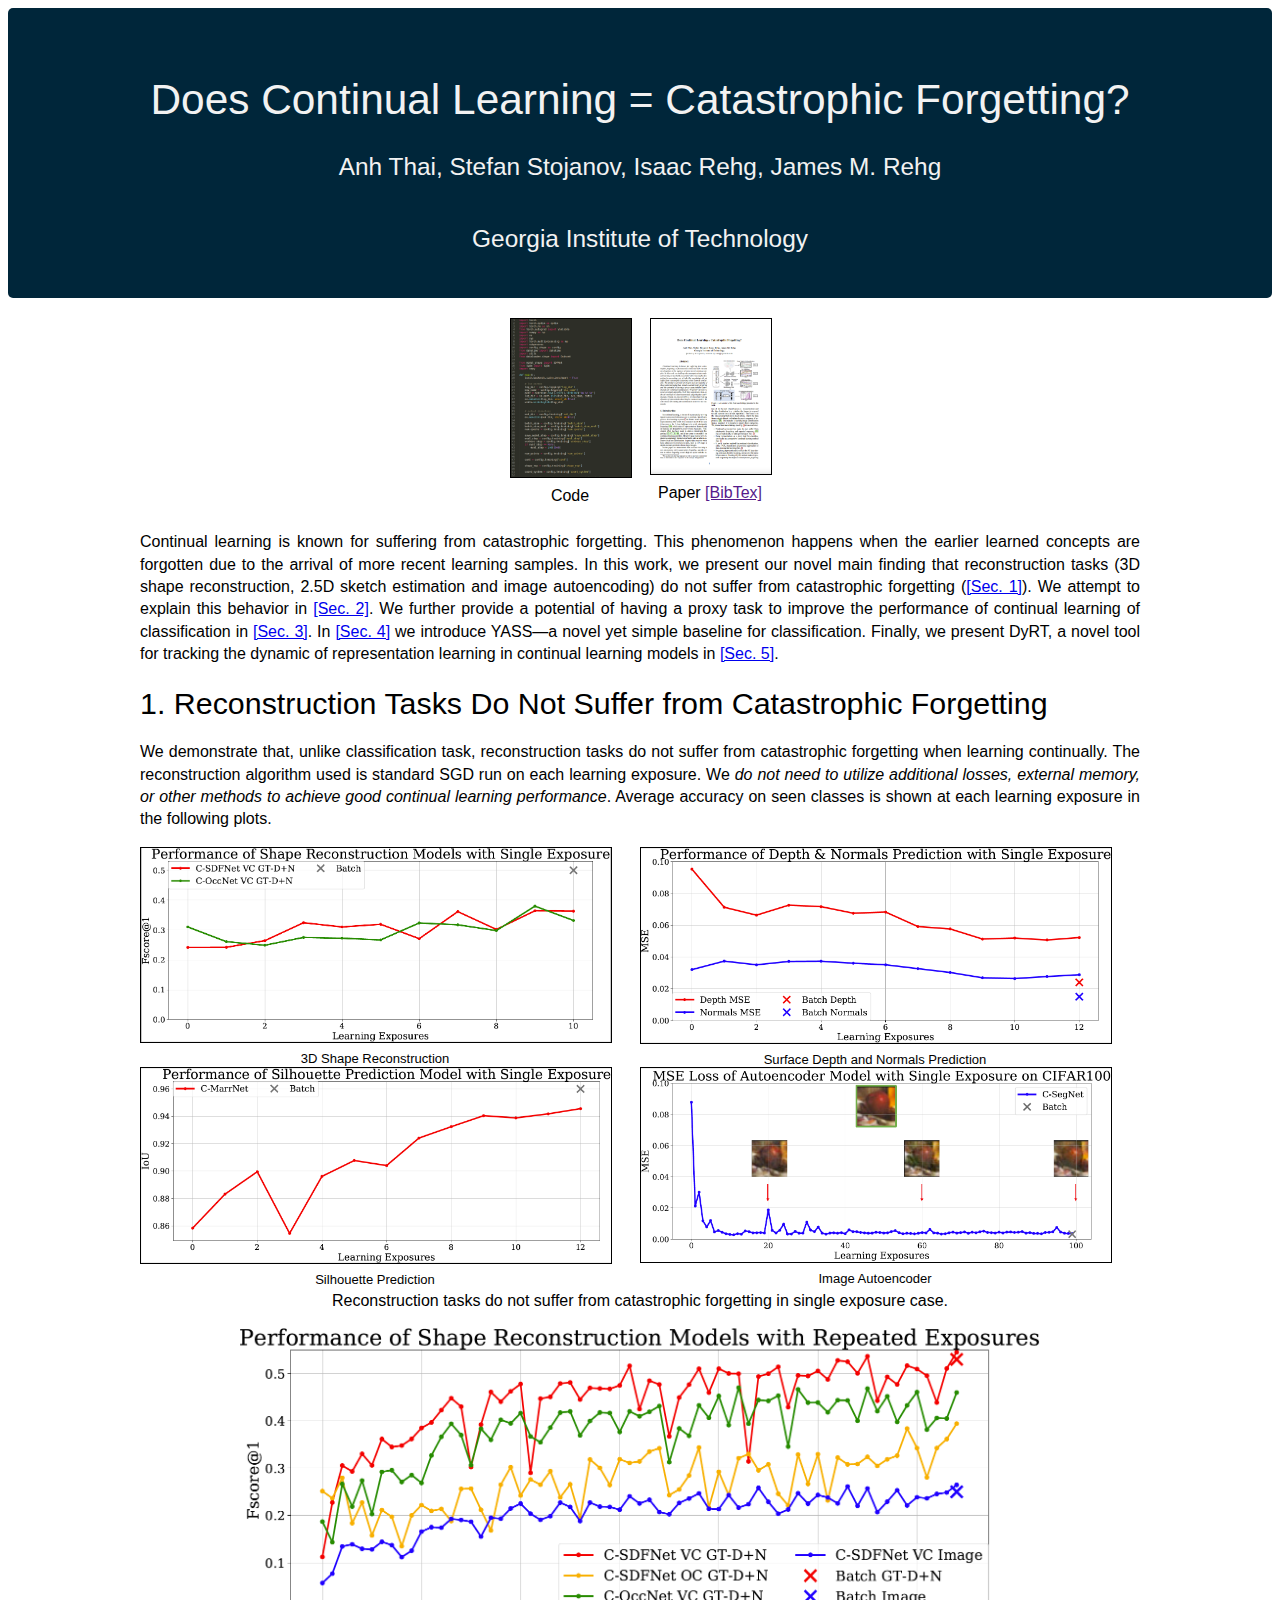
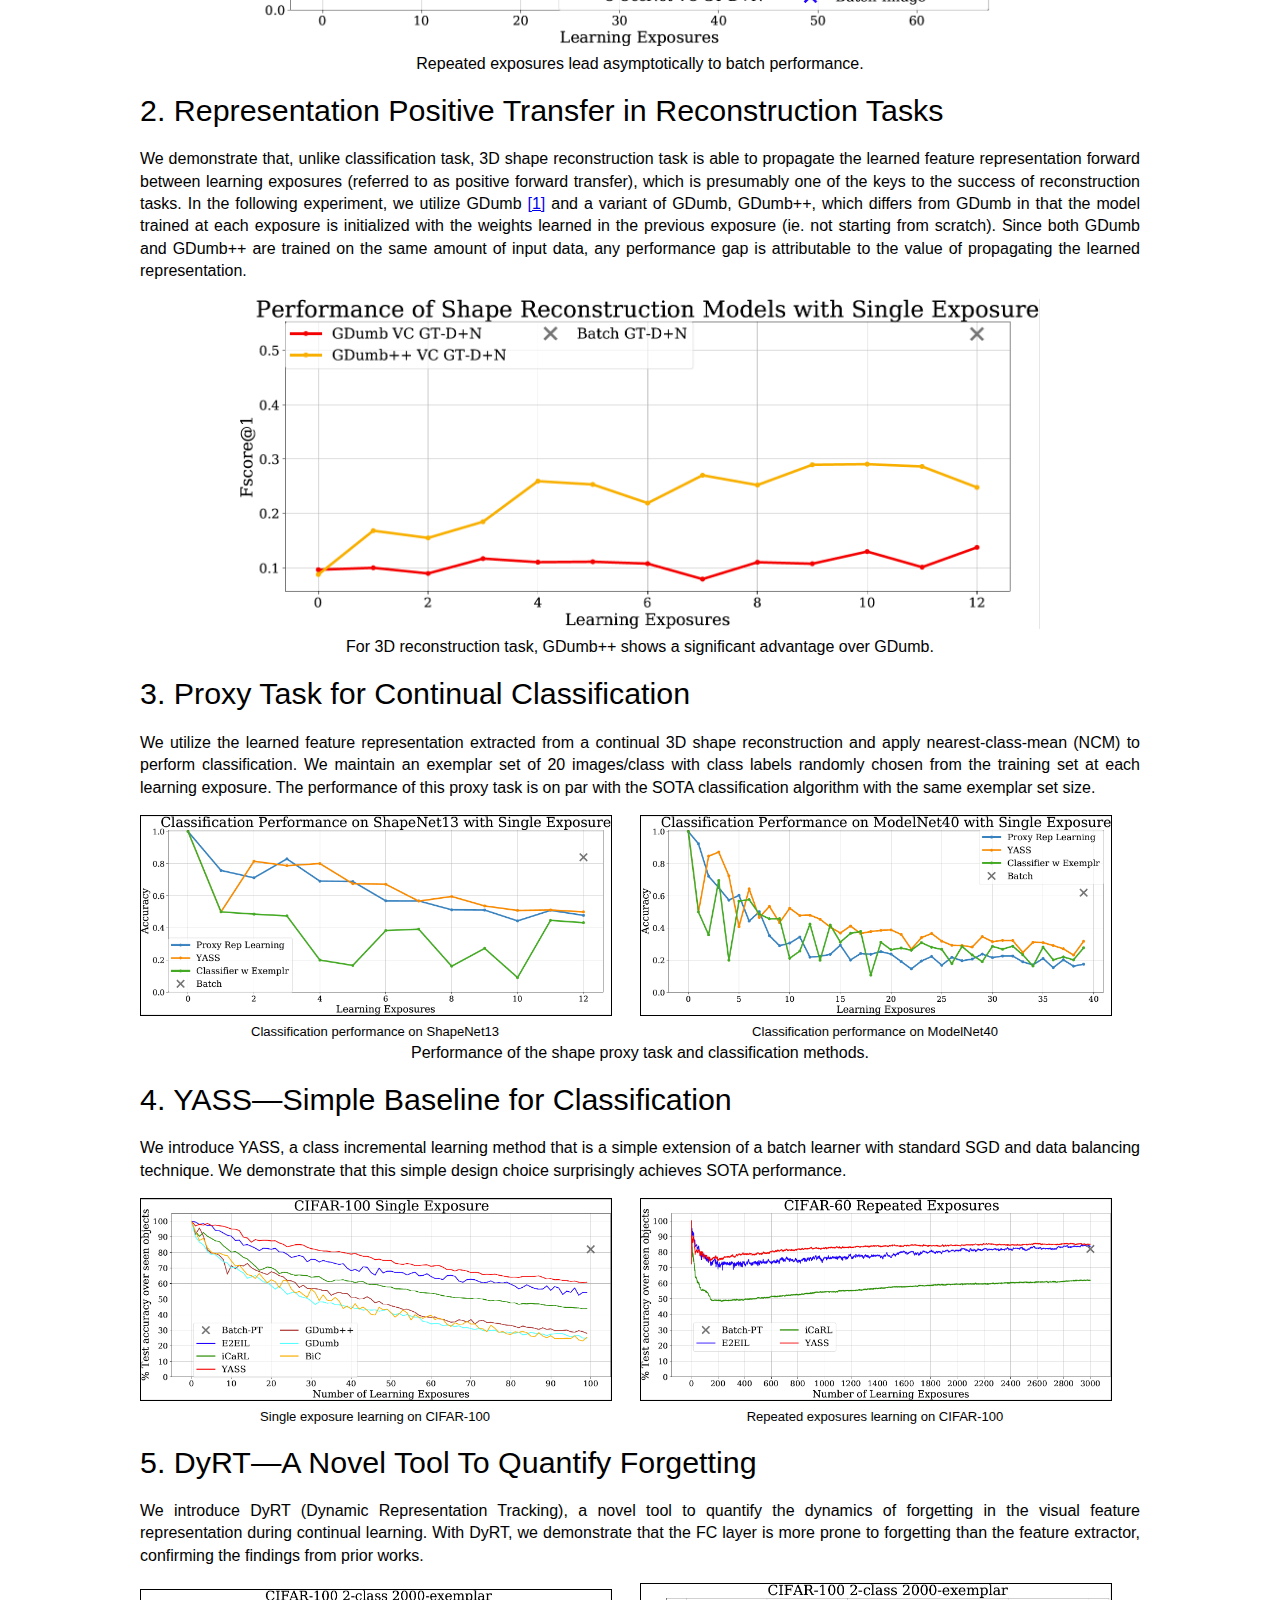
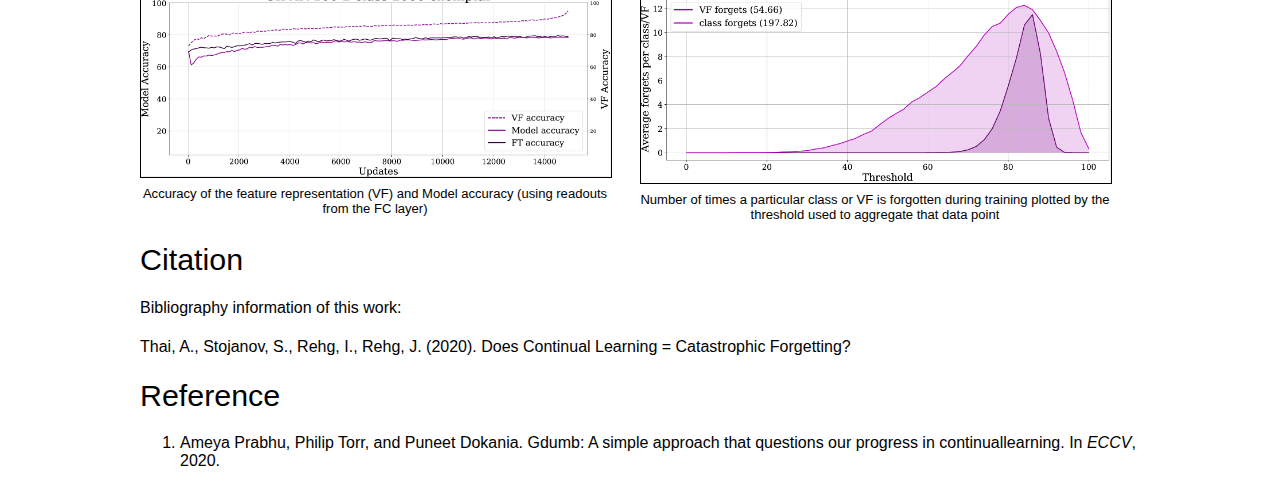
<file: CLRec/index.html>
<!DOCTYPE html>
<html lang="en-US">
  <head>
    <meta charset="UTF-8">
    <meta http-equiv="X-UA-Compatible" content="IE=edge">
    <meta name="viewport" content="width=device-width, initial-scale=1">
<head>
      <link rel="stylesheet" href="styles.css">
      <meta charset="UTF-8">
      <meta name="keywords" content="CLRec">
      <meta name="author" content="Anh Thai">
      <meta name="viewport" content="width=device-width, initial-scale=1.0">
</head>
 
<div class="header">
  <h1>Does Continual Learning = Catastrophic Forgetting?</h1>
  <p class="authors">
        <a href="https://anhthai1997.wordpress.com/">Anh Thai</a>,
        <a href="https://sstojanov.github.io/">Stefan Stojanov</a>,
        <a href="mailto:isaacrehg@gmail.com">Isaac Rehg</a>,
        <a href="https://rehg.org/">James M. Rehg</a>
  </p>
  <p class="institution">
        Georgia Institute of Technology
  </p>
<!--   <span class="footnote">
    * equal contribution
  </p> -->
</div>     

<div class="links">

    <div class="gallery">
      <a target="_blank" href="https://github.com/devlearning-gt/3DShapeGen">
	<img src="img/code_img.png" alt="code">
      </a>
      <div class="desc">Code</div>
    </div>
    
    <div class="gallery">
      <a target="_blank" href="">
	<img src="img/paper_img.png" alt="arxiv link">
      </a>
      <div class="desc">Paper <a href="">[BibTex]</a></div>
    </div>
    <!-- /3DShapeGen/bibtex/3DShapeGen.bib -->

</div>

<div class="content">

<!-- <h1> Abstract </h1>
<p>
A key challenge in single image 3D shape reconstruction is to ensure that deep models designed for single-view shape prediction can generalize to shapes which were not part of the training set. We find that such generalization to unseen categories of objects is a function of both architecture design and object pose representation during training. This paper introduces SDFNet, a novel shape prediction architecture and a training approach which supports effective generalization. We provide an extensive investigation of the factors that influence generalization accuracy and its measurement, ranging from the consistent use of 3D shape metrics to the choice of rendering parameters. We show that SDFNet provides state-of-the-art performance on seen and unseen shapes relative to existing baseline methods. We provide the first large-scale experimental evaluation of generalization performance on the complete ShapeNetCore.v2 dataset. 
</p> -->



    <p>
    Continual learning is known for suffering from catastrophic forgetting. This phenomenon happens when the earlier learned concepts are forgotten due to the arrival of more recent learning samples. In this work, we present our novel main finding that reconstruction tasks (3D shape reconstruction, 2.5D sketch estimation and image autoencoding) do not suffer from catastrophic forgetting (<a href="#sec1">[Sec. 1]</a>). We attempt to explain this behavior in <a href="#sec2">[Sec. 2]</a>. We further provide a potential of having a proxy task to improve the performance of continual learning of classification in <a href="#sec3">[Sec. 3]</a>. In <a href="#sec4">[Sec. 4]</a> we introduce YASS&mdash;a novel yet simple baseline for classification. Finally, we present DyRT, a novel tool for tracking the dynamic of representation learning in continual learning models in <a href="#sec5">[Sec. 5]</a>.
  </p>
<h1> <a name="sec1">1. Reconstruction Tasks Do Not Suffer from Catastrophic Forgetting </a></h1>
<p>
    We demonstrate that, unlike classification task, reconstruction tasks do not suffer from catastrophic forgetting when learning continually. The reconstruction algorithm used is standard SGD run on each learning exposure. We <i>do not need to utilize additional losses, external memory, or other methods to achieve good continual learning performance</i>. Average accuracy on seen classes is shown at each learning exposure in the following plots.   
    </p>
    <div class="gifs">
      <div class="container">
        <div class="gallery">
            
          <img class="gif" src="img/shape_single.png" >
          <div class="desc">3D Shape Reconstruction</div>
        </div>
      </div>
      <div class="container">
        <div class="gallery">
          <img class="gif" src="img/dn_single.png" >
          <div class="desc">Surface Depth and Normals Prediction</div>
        </div>
        
      </div>
    </div>

    <div class="gifs">
      <div class="container">
        <div class="gallery">
            
          <img class="gif" src="img/sil_single.png" >
          <div class="desc">Silhouette Prediction</div>
        </div>
      </div>
      <div class="container">
        <div class="gallery">
          <img class="gif" src="img/autoenc_single.png" >
          <div class="desc">Image Autoencoder</div>
        </div>
        
      </div>
    </div>
    <div class="desc">Reconstruction tasks do not suffer from catastrophic forgetting in single exposure case.</div>
    <br>
    <center><img src="img/shape_rep.png" ></center>
    <div class="desc">Repeated exposures lead asymptotically to batch performance.</div>
    


<!-- <br><br> -->
<h1> <a name="sec2">2. Representation Positive Transfer in Reconstruction Tasks </a></h1>
<p>We demonstrate that, unlike classification task, 3D shape reconstruction task is able to propagate the learned feature representation forward between learning exposures (referred to as positive forward transfer), which is presumably one of the keys to the success of reconstruction tasks. In the following experiment, we utilize GDumb <a href="#GDumb">[1]</a> and a variant of GDumb, GDumb++, which differs from GDumb in that the model trained at each exposure is initialized with the weights learned in the previous exposure (ie. not starting from scratch). Since both GDumb and GDumb++ are trained on the same amount of input data, any performance gap is attributable to the value of propagating the learned representation.
</p>
<center><img src="img/shape_gdumb.png" ></center>
<div class="desc">For 3D reconstruction task, GDumb++ shows a significant advantage over GDumb.</div>

</div>


<div class="content">

<h1> <a name="sec3">3. Proxy Task for Continual Classification</a></h1>
<p>
  We utilize the learned feature representation extracted from a continual 3D shape reconstruction and apply nearest-class-mean (NCM) to perform classification. We maintain an exemplar set of 20 images/class with
  class labels randomly chosen from the training set at each learning exposure. The performance of this proxy task is on par with the SOTA classification algorithm with the same exemplar set size.
  </p>
    <div class="gifs">
      <div class="container">
        <div class="gallery">
            
          <img class="gif" src="img/proxy_shapenet.png" >
          <div class="desc">Classification performance on ShapeNet13</div>
        </div>
      </div>
      <div class="container">
        <div class="gallery">
          <img class="gif" src="img/proxy_modelnet.png" >
          <div class="desc">Classification performance on ModelNet40</div>
        </div>
        
      </div>
    </div>
    <div class="desc">Performance of the shape proxy task and classification methods.</div>

<h1> <a name="sec4">4. YASS&mdash;Simple Baseline for Classification </a></h1>
<!-- <center><img src="img/abc_shapenet_img.png" ></center> -->
<p>
We introduce YASS, a class incremental learning method that is a simple extension of a batch learner with standard SGD and data balancing technique. We demonstrate that this simple design choice surprisingly achieves SOTA performance.
</p>
<div class="gifs">
      <div class="container">
        <div class="gallery">
            
          <img class="gif" src="img/yass_single.png" >
          <div class="desc">Single exposure learning on CIFAR-100</div>
        </div>
      </div>
      <div class="container">
        <div class="gallery">
          <img class="gif" src="img/yass_rep.png" >
          <div class="desc">Repeated exposures learning on CIFAR-100</div>
        </div>
        
      </div>
    </div>
<!-- <div class="desc"> Sample images of our renders of the four most common ShapeNet categories and of objects from ABC. It is evident that the two datasets have different shape properties.</div> -->



<h1> <a name="sec5">5. DyRT&mdash;A Novel Tool To Quantify Forgetting </a></h1>
<!-- <center><img src="img/abc_shapenet_img.png" ></center> -->
<p>
We introduce DyRT (Dynamic Representation Tracking), a novel tool to quantify the dynamics of forgetting in the visual feature representation during
continual learning. With DyRT, we demonstrate that the FC layer is more prone to forgetting than the feature extractor, confirming the findings from prior works. 
</p>
<div class="gifs">
      <div class="container">
        <div class="gallery">
            
          <img class="gif" src="img/dyrt1.png" >
          <div class="desc">Accuracy of the feature representation (VF) and Model accuracy (using readouts from the FC layer)</div>
        </div>
      </div>
      <div class="container">
        <div class="gallery">
          <img class="gif" src="img/dyrt2.png" >
          <div class="desc">Number of times a particular class or VF is
          forgotten during training plotted by the threshold used to aggregate that data point</div>
        </div>
        
      </div>
    </div>
<!--     <div class="desc">Reconstruction tasks do not suffer from catastrophic forgetting in single exposure case.</div> -->
<!-- <div class="desc"> Sample images of our renders of the four most common ShapeNet categories and of objects from ABC. It is evident that the two datasets have different shape properties.</div> -->


<h1> Citation  </h1>
<p>Bibliography information of this work:</p>
<p>
Thai, A., Stojanov, S., Rehg, I., Rehg, J. (2020). Does Continual Learning = Catastrophic Forgetting? 
<!-- <cite>arXiv preprint:2006.07752.</cite> -->
</p>

<h1> Reference  </h1>
<ol>
    <li><a name="GDumb">Ameya Prabhu, Philip Torr, and Puneet Dokania.  Gdumb: A simple approach that questions our progress in continuallearning. In <cite>ECCV</cite>, 2020.</a></li>
  </ol> 

</div>
</file>
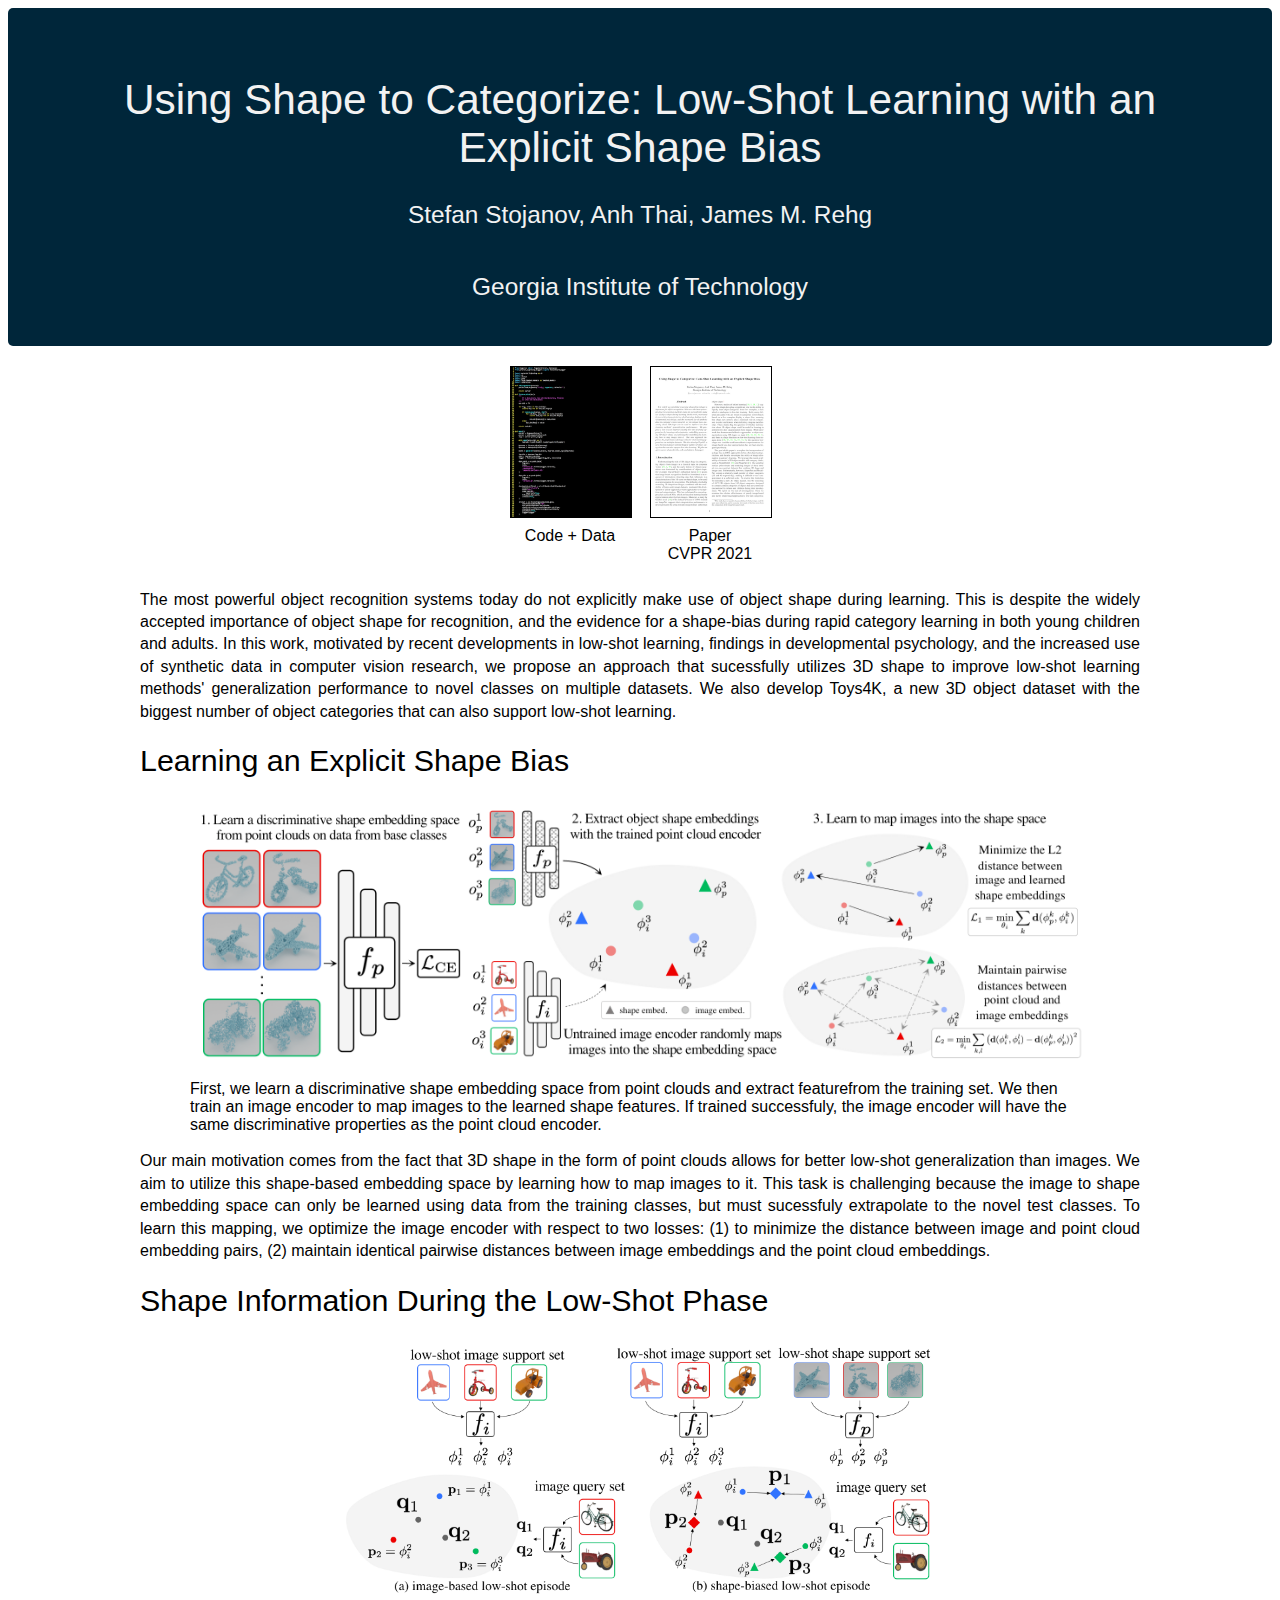
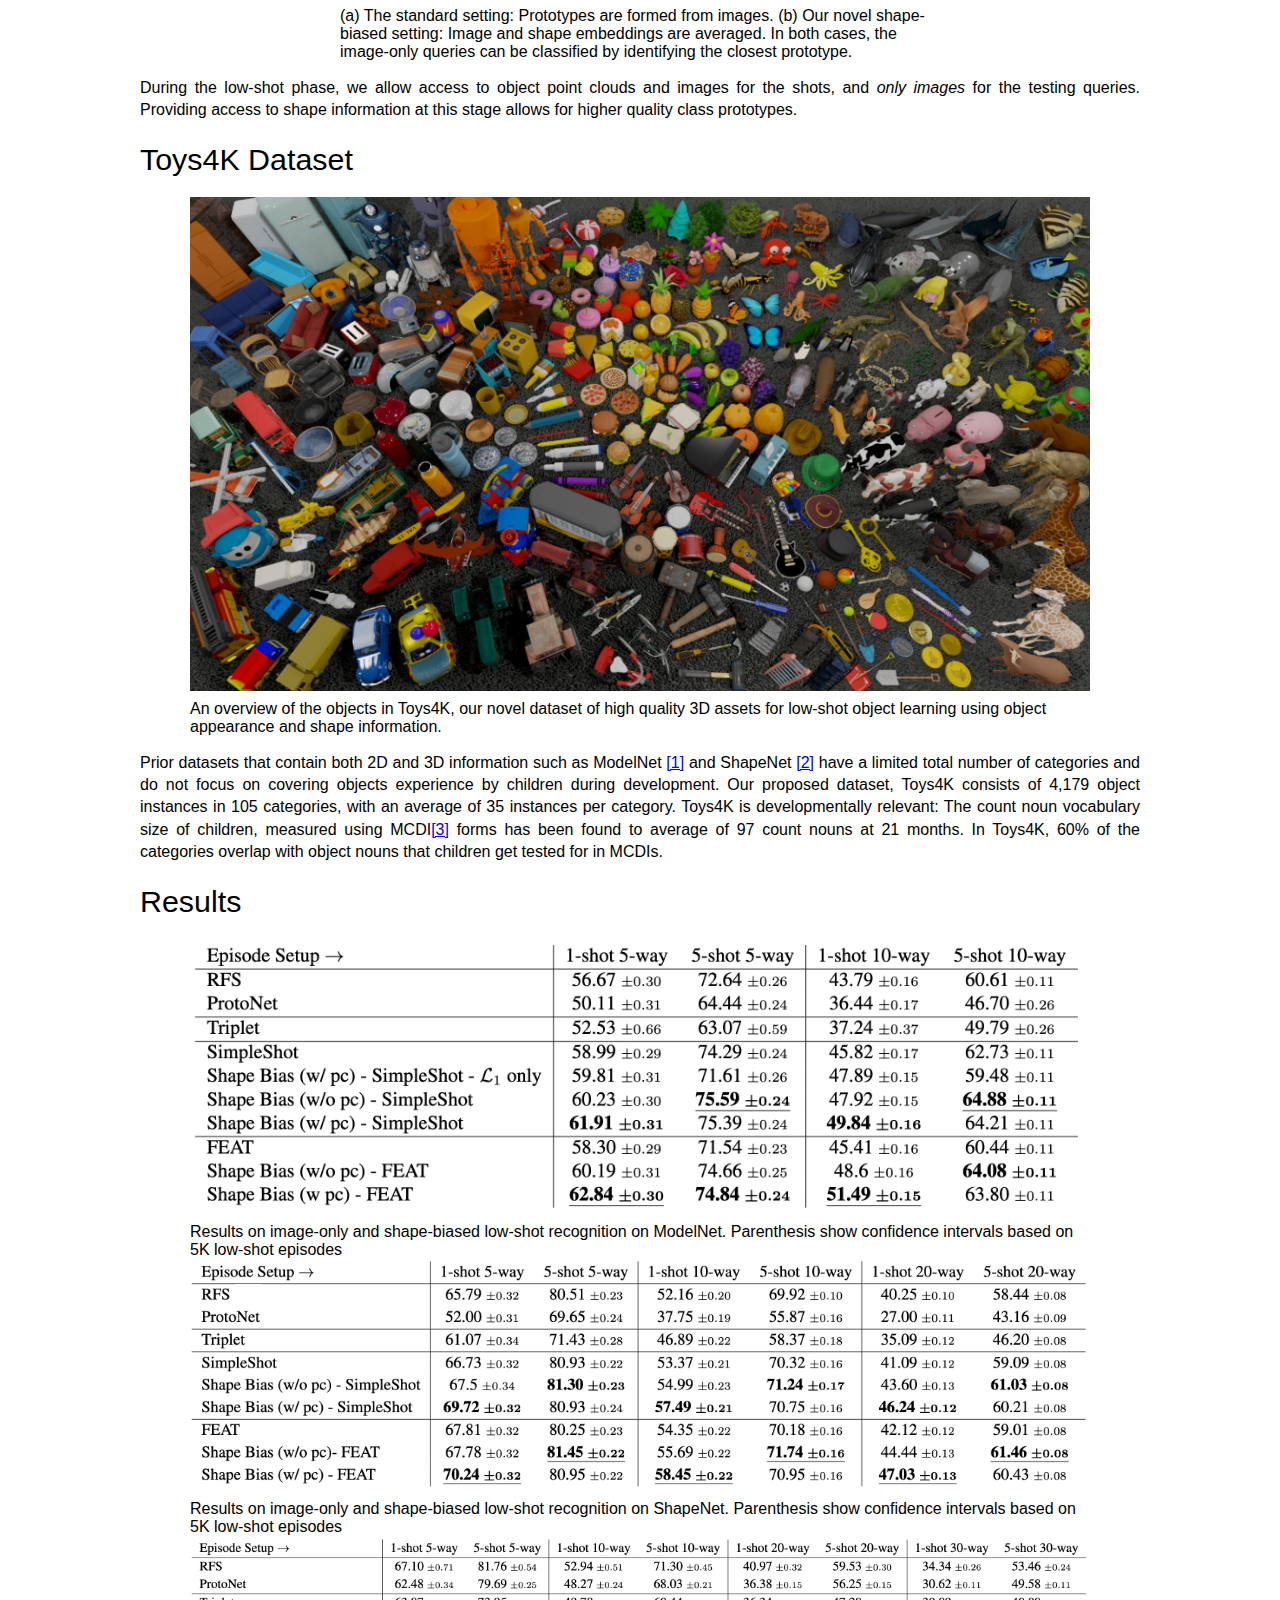
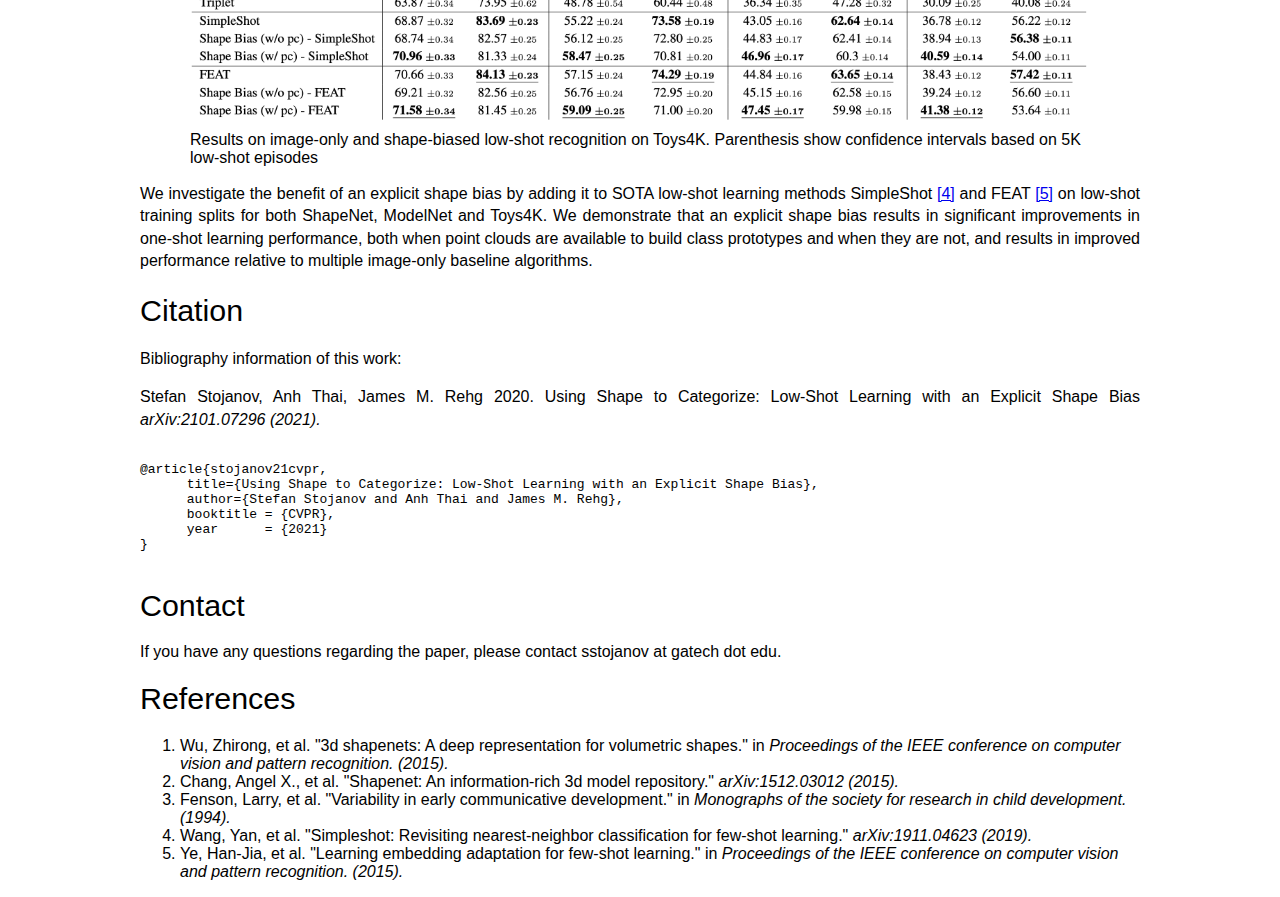
<file: lowshot-shapebias/index.html>
<!DOCTYPE html>
<html lang="en-US">
  <head>
    <meta charset="UTF-8">
    <meta http-equiv="X-UA-Compatible" content="IE=edge">
    <meta name="viewport" content="width=device-width, initial-scale=1">
<head>
      <link rel="stylesheet" href="styles.css">
      <meta charset="UTF-8">
      <meta name="keywords" content="3D Shape learning">
      <meta name="author" content="Stefan Stojanov, Anh Thai">
      <meta name="viewport" content="width=device-width, initial-scale=1.0">
</head>
 
<div class="header">
  <h1>Using Shape to Categorize: Low-Shot Learning with an Explicit Shape Bias</h1>
  <p class="authors">
        <a href="https://stefanstojanov.com/">Stefan Stojanov</a>,
        <a href="https://anhthai1997.wordpress.com/">Anh Thai</a>,
        <a href="https://rehg.org/">James M. Rehg</a>
  </p>
  <p class="institution">
        Georgia Institute of Technology
  </p>
</div>     

<div class="links">

    <div class="gallery">
      <a target="_blank" href="https://github.com/rehg-lab/lowshot-shapebias/">
	<img src="img/code_img.png" alt="code"> 
      </a>
      <div class="desc">Code + Data</div>
    </div>
    
    <div class="gallery">
      <a target="_blank" href="https://openaccess.thecvf.com/content/CVPR2021/html/Stojanov_Using_Shape_To_Categorize_Low-Shot_Learning_With_an_Explicit_Shape_CVPR_2021_paper.html">
	<img src="img/paper_img.png" alt="arxiv link">
      </a>
      <div class="desc">Paper <br> CVPR 2021</div>
    </div>

</div>

<div class="content">


<!-- summary overview text here -->

<p>The most powerful object recognition systems today do not explicitly make use of object shape during learning. This is despite the widely accepted importance of object shape for recognition, and the evidence for a shape-bias during rapid category learning in both young children and adults. In this work, motivated by recent developments in low-shot learning, findings in developmental psychology, and the increased use of synthetic data in computer vision research, we propose an approach that sucessfully utilizes 3D shape to improve low-shot learning methods' generalization performance to novel classes on multiple datasets. We also develop Toys4K, a new 3D object dataset with the biggest number of object categories that can also support low-shot learning. </p>

<h1> Learning an Explicit Shape Bias </h1>

<center><img class="default" src="img/basic_overview.png" ></center>
<div class="desc_default"> First, we learn a discriminative shape embedding space from point clouds and extract featurefrom the training set. We then train an image encoder to map images to the learned shape features. If trained successfuly, the image encoder will have the same discriminative properties as the point cloud encoder.</div>

<p>Our main motivation comes from the fact that 3D shape in the form of point clouds allows for better low-shot generalization than images. We aim to utilize this shape-based embedding space by learning how to map images to it. This task is challenging because the image to shape embedding space can only be learned using data from the training classes, but must sucessfuly extrapolate to the novel test classes. To learn this mapping, we optimize the image encoder with respect to two losses: (1) to minimize the distance between image and point cloud embedding pairs, (2) maintain identical pairwise distances between image embeddings and the point cloud embeddings. </p>

<h1> Shape Information During the Low-Shot Phase </h1>
<center><img class="medium" src="img/inference_overview.png" ></center>
<div class="desc_medium"> (a) The standard setting: Prototypes are formed from images. (b) Our novel shape-biased setting: Image and shape embeddings are averaged. In both cases, the image-only queries can be classified by identifying the closest prototype. </div>

<p>During the low-shot phase, we allow access to object point clouds and images for the shots, and  <i>only images</i> for the testing queries. Providing access to shape information at this stage allows for higher quality class prototypes.</p>

<h1> Toys4K Dataset </h1>
<center><img class="default" src="img/dataset_img.png" ></center>
<div class="desc_default"> An overview of the objects in Toys4K, our novel dataset of high quality 3D assets for low-shot object learning using object appearance and shape information.</div>

<p>Prior datasets that contain both 2D and 3D information such as ModelNet <a href="#modelnet">[1]</a> and ShapeNet <a href="#shapenet">[2]</a> have a limited total number of categories and do not focus on covering objects experience by children during development. Our proposed dataset, Toys4K consists of 4,179 object instances in 105 categories, with an average of 35 instances per category. Toys4K is developmentally relevant: The count noun vocabulary size of children, measured using MCDI<a href="#MCDI">[3]</a> forms has been found to average of 97 count nouns at 21 months. In Toys4K, 60% of the categories overlap with object nouns that children get tested for in MCDIs.</p>


<h1> Results </h1>


<center><img class="default" src="img/modelnet_results.png" ></center>
<div class="desc_default"> Results on image-only and shape-biased low-shot recognition on ModelNet. Parenthesis show confidence intervals based on 5K low-shot episodes</div>


<center><img class="default" src="img/shapenet_results.png" ></center>
<div class="desc_default"> Results on image-only and shape-biased low-shot recognition on ShapeNet. Parenthesis show confidence intervals based on 5K low-shot episodes</div>


<center><img class="default" src="img/toys_results.png" ></center>
<div class="desc_default"> Results on image-only and shape-biased low-shot recognition on Toys4K. Parenthesis show confidence intervals based on 5K low-shot episodes</div>

<p>We investigate the benefit of an explicit shape bias by adding it to SOTA low-shot learning methods SimpleShot <a href="#simpleshot">[4]</a> and FEAT <a href="#feat">[5]</a> on low-shot training splits for both ShapeNet, ModelNet and Toys4K. We demonstrate that an explicit shape bias results in significant improvements in one-shot learning performance, both when point clouds are available to build class prototypes and when they are not, and results in improved performance relative to multiple image-only baseline algorithms.</p>

<h1> Citation  </h1>
<p>Bibliography information of this work:</p>
<p>
Stefan Stojanov, Anh Thai, James M. Rehg 2020. Using Shape to Categorize: Low-Shot Learning with an Explicit Shape Bias <cite>arXiv:2101.07296 (2021).</cite>
</p>


<pre>

@article{stojanov21cvpr,
      title={Using Shape to Categorize: Low-Shot Learning with an Explicit Shape Bias},
      author={Stefan Stojanov and Anh Thai and James M. Rehg},
      booktitle = {CVPR},
      year      = {2021}
}

</pre>

<h1> Contact </h1>

If you have any questions regarding the paper, please contact sstojanov at gatech dot edu.

<h1> References </h1>
<ol>
    <li><a name="modelnet"> Wu, Zhirong, et al. "3d shapenets: A deep representation for volumetric shapes." in <cite> Proceedings of the IEEE conference on computer vision and pattern recognition. (2015).</a></li>
    <li><a name="shapenet"> Chang, Angel X., et al. "Shapenet: An information-rich 3d model repository." <cite> arXiv:1512.03012 (2015). </a></li>
    <li><a name="MCDI"> Fenson, Larry, et al. "Variability in early communicative development." in <cite> Monographs of the society for research in child development. (1994).  </a></li>
    <li><a name="simpleshot"> Wang, Yan, et al. "Simpleshot: Revisiting nearest-neighbor classification for few-shot learning." <cite> arXiv:1911.04623 (2019).</a></li>
    <li><a name="FEAT"> Ye, Han-Jia, et al. "Learning embedding adaptation for few-shot learning." in <cite> Proceedings of the IEEE conference on computer vision and pattern recognition. (2015).</a></li>
</ol>

</div>
</file>
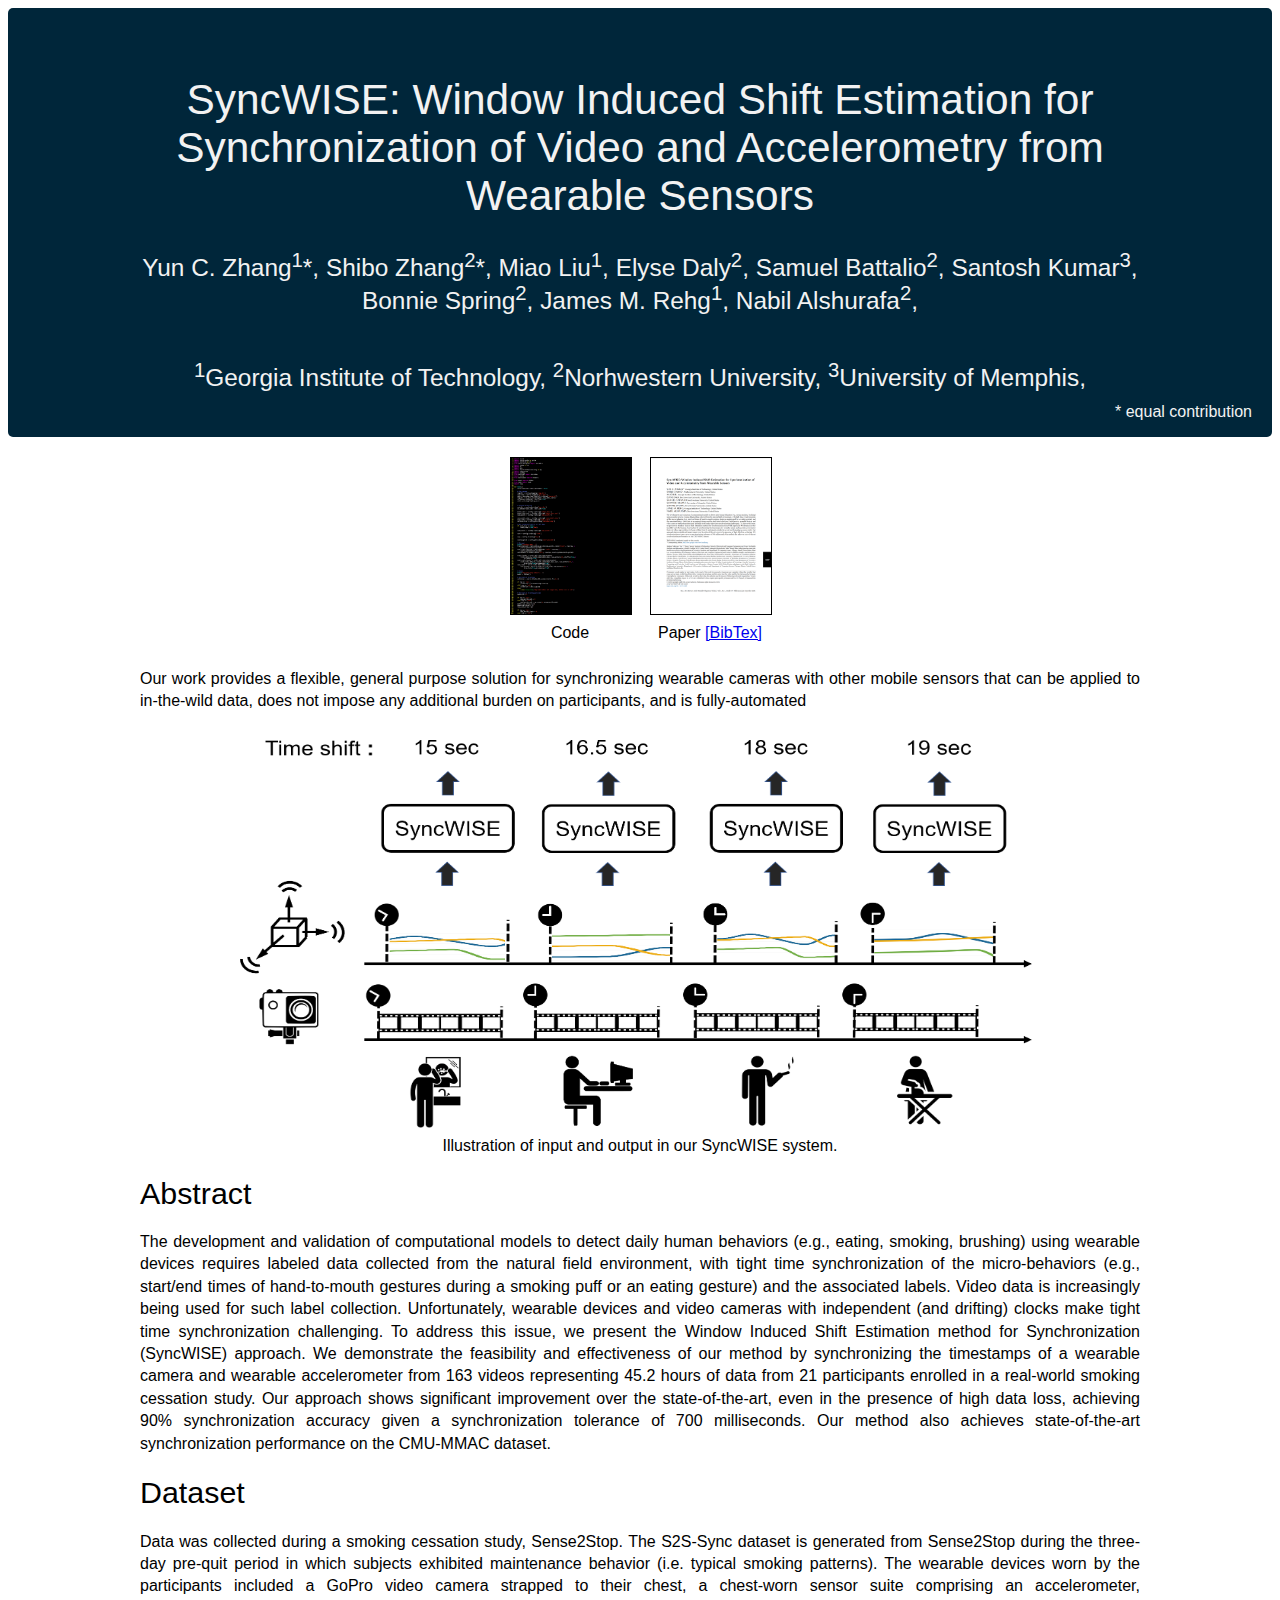
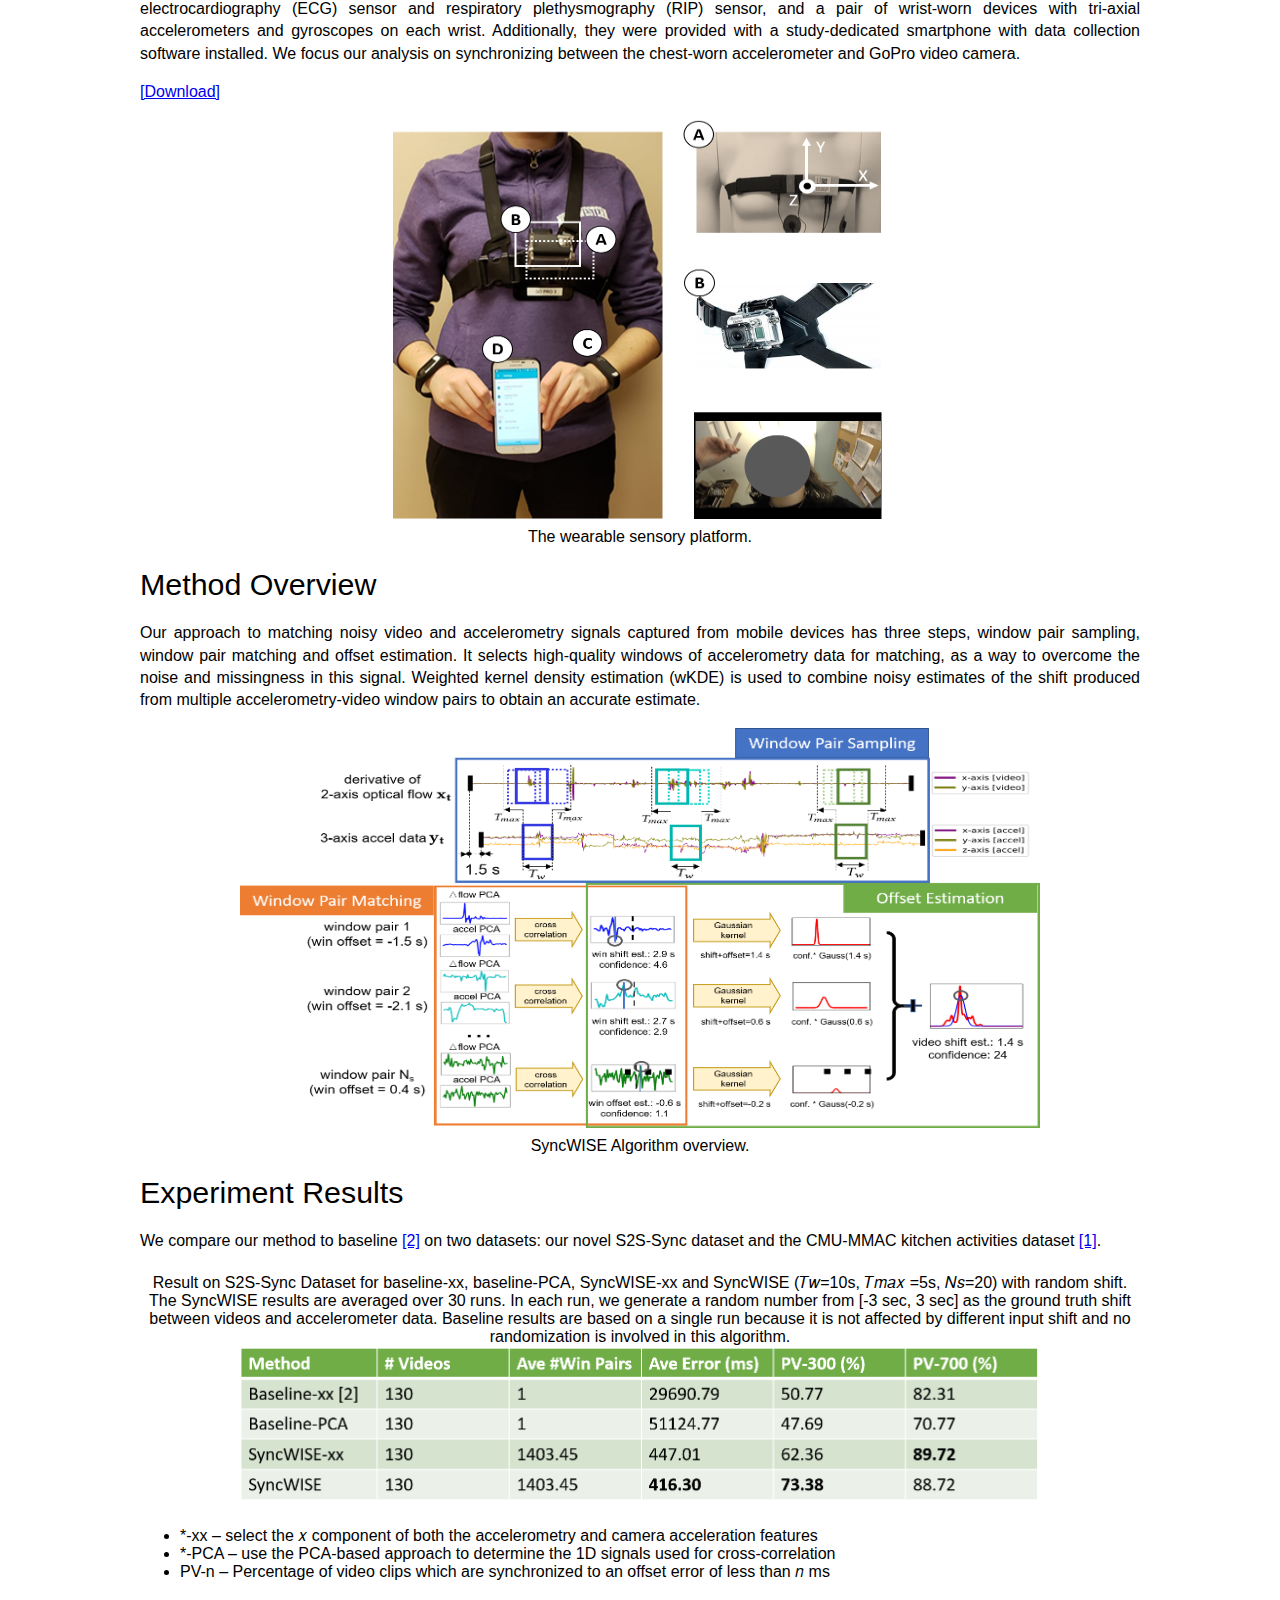
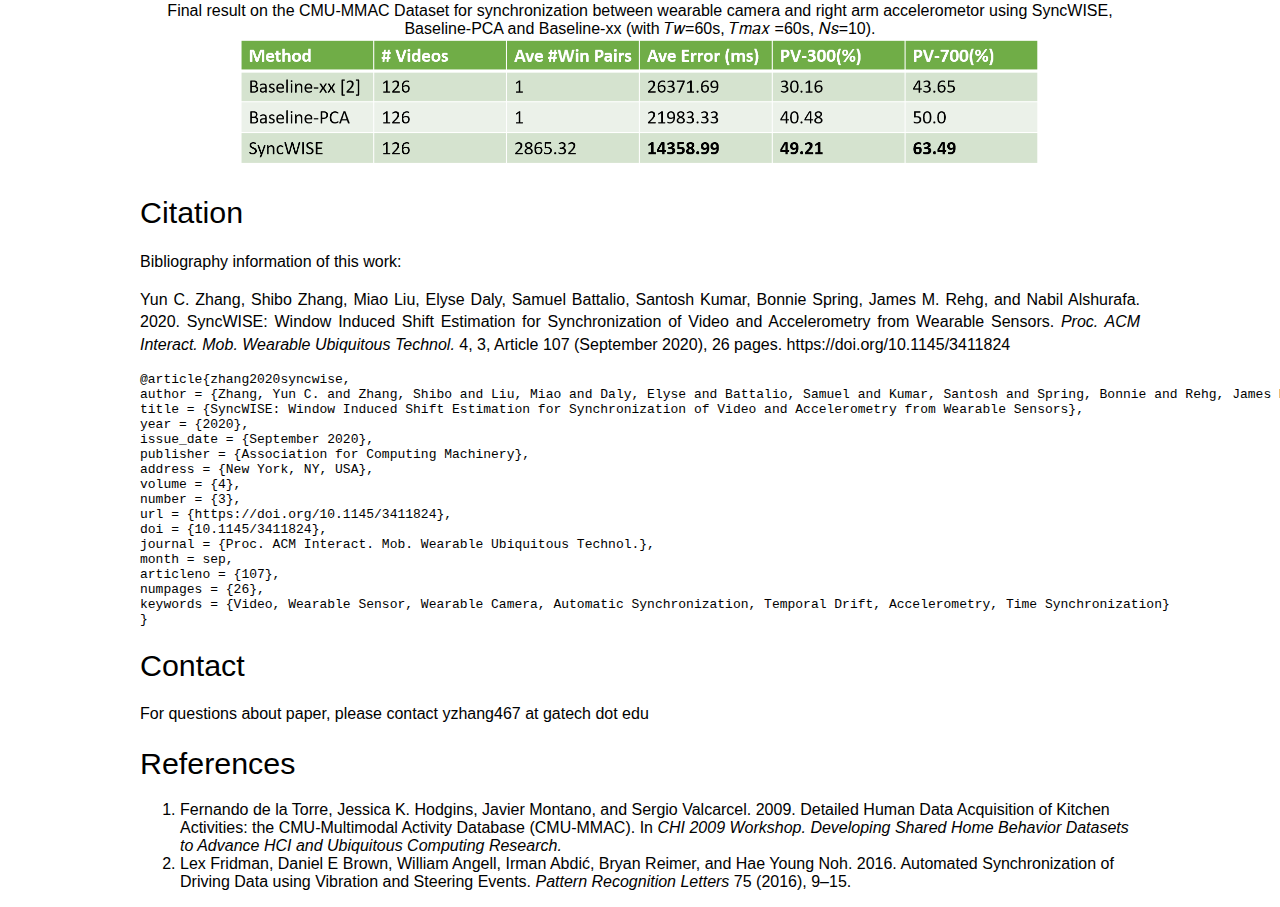
<file: SyncWISE/index.html>
<!DOCTYPE html>
<html lang="en-US">
  <head>
    <meta charset="UTF-8">
    <meta http-equiv="X-UA-Compatible" content="IE=edge">
    <meta name="viewport" content="width=device-width, initial-scale=1">
<head>
      <link rel="stylesheet" href="styles.css">
      <meta charset="UTF-8">
      <meta name="keywords" content="3D Shape learning">
      <meta name="author" content="Stefan Stojanov, Anh Thai">
      <meta name="viewport" content="width=device-width, initial-scale=1.0">
</head>
 
<div class="header">
  <h1>SyncWISE: Window Induced Shift Estimation for Synchronization of Video and Accelerometry from Wearable Sensors</h1>
  <p class="authors">
        <a href="https://sites.google.com/view/yunzhang/home">Yun C. Zhang</a><sup>1</sup>*,
        <a href="https://zsb87.github.io/">Shibo Zhang</a><sup>2</sup>*,
        <a href="https://aptx4869lm.github.io/">Miao Liu</a><sup>1</sup>,
        Elyse Daly<sup>2</sup>,
        Samuel Battalio<sup>2</sup>,
        <a href="https://md2k.org/santosh">Santosh Kumar</a><sup>3</sup>,
        <a href="https://www.feinberg.northwestern.edu/faculty-profile/az/profile.html?xid=16136">Bonnie Spring</a><sup>2</sup>,
        <a href="https://rehg.org/">James M. Rehg</a><sup>1</sup>,
        <a href="http://www.nalshurafa.com/">Nabil Alshurafa</a><sup>2</sup>,
  </p>
  <p class="institution">
        <sup>1</sup>Georgia Institute of Technology,
        <sup>2</sup>Norhwestern University,
        <sup>3</sup>University of Memphis,
  </p>
  <span class="footnote">
    * equal contribution
  </p>
</div>     

<div class="links">

    <div class="gallery">
      <a target="_blank" href="https://github.com/HAbitsLab/SyncWISE/">
	<img src="img/code_img.png" alt="code">
      </a>
      <div class="desc">Code</div>
    </div>
    
    <div class="gallery">
      <a target="_blank" href="https://drive.google.com/file/d/1jZl6hark38PxK37jiJv0F5l06IxZTNn5/view?usp=sharing">
	<img src="img/paper_img.png" alt="arxiv link">
      </a>
      <div class="desc">Paper <a href="/SyncWISE/bibtex/syncwise.bib">[BibTex]</a></div>
    </div>

</div>

<div class="content">

<p>Our work provides a flexible, general purpose solution for synchronizing wearable cameras with other mobile sensors that can be applied to in-the-wild data, does not impose any additional burden on participants, and is fully-automated</p>
<center><img src="img/input_output.png"></center>
<div class="desc"> Illustration of input and output in our SyncWISE system.</div>

<h1> Abstract </h1>
<p>
The development and validation of computational models to detect daily human behaviors (e.g., eating, smoking, brushing) using wearable devices requires labeled data collected from the natural field environment, with tight time synchronization of the micro-behaviors (e.g., start/end times of hand-to-mouth gestures during a smoking puff or an eating gesture) and the associated labels. Video data is increasingly being used for such label collection. Unfortunately, wearable devices and video cameras with independent (and drifting) clocks make tight time synchronization challenging. To address this issue, we present the Window Induced Shift Estimation method for Synchronization (SyncWISE) approach. We demonstrate the feasibility and effectiveness of our method by synchronizing the timestamps of a wearable camera and wearable accelerometer from 163 videos representing 45.2 hours of data from 21 participants enrolled in a real-world smoking cessation study. Our approach shows significant improvement over the state-of-the-art, even in the presence of high data loss, achieving 90% synchronization accuracy given a synchronization tolerance of 700 milliseconds. Our method also achieves state-of-the-art synchronization performance on the CMU-MMAC dataset.
</p>

<h1> Dataset </h1>
<p>Data was collected during a smoking cessation study, Sense2Stop.  The S2S-Sync dataset is generated from Sense2Stop during the three-day pre-quit period in which subjects exhibited maintenance behavior (i.e. typical smoking patterns). The wearable devices worn by the participants included a GoPro video camera strapped to their chest, a chest-worn sensor suite comprising an accelerometer, electrocardiography (ECG) sensor and respiratory plethysmography (RIP) sensor, and a pair of wrist-worn devices with tri-axial accelerometers and gyroscopes on each wrist. Additionally, they were provided with a study-dedicated smartphone with data collection software installed. We focus our analysis on synchronizing between the chest-worn accelerometer and GoPro video camera.<br>
<p><a href="https://doi.org/10.5281/zenodo.4029502">[Download]</a>
</p>
<center><img src="img/devices.png" style="width:495px;height:449px;"></center>
<div class="desc"> The wearable sensory platform.</div>
</div>

<div class="content">


<h1> Method Overview</h1>
<p>Our approach to matching noisy video and accelerometry signals captured from mobile devices has three steps, window pair sampling, window pair matching and offset estimation. It selects high-quality windows of accelerometry data for matching, as a way to overcome the noise and missingness in this signal. Weighted kernel density estimation (wKDE) is used to combine noisy estimates of the shift produced from multiple accelerometry-video window pairs to obtain an accurate estimate.</p>
<center><img src="img/overview.png" ></center>
<div class="desc"> SyncWISE Algorithm overview.</div>

<h1> Experiment Results </h1>
<p>
We compare our method to baseline <a href="#Baseline">[2]</a> on two datasets: our novel S2S-Sync dataset and the CMU-MMAC kitchen activities dataset <a href="#CMU_MMAC">[1]</a>.
</p>
<div class="desc"> Result on S2S-Sync Dataset for baseline-xx, baseline-PCA, SyncWISE-xx and SyncWISE (𝑇𝑤=10s, 𝑇𝑚𝑎𝑥 =5s, 𝑁𝑠=20) with random shift. The SyncWISE results are averaged over 30 runs. In each run, we generate a random number from [-3 sec, 3 sec] as the ground truth shift between videos and accelerometer data. Baseline results are based on a single run because it is not affected by different input shift and no randomization is involved in this algorithm.</div>
<center><img src="img/s2s_sync.png" ></center>

<ul><li>*-xx – select the 𝑥 component of both the accelerometry and camera acceleration features</li>
<li>*-PCA – use the PCA-based approach to determine the 1D signals used for cross-correlation</li>
<li>PV-n – Percentage of video clips which are synchronized to an offset error of less than 𝑛 ms</li></ul>

<div class="desc"> Final result on the CMU-MMAC Dataset for synchronization between wearable camera and right arm accelerometor using SyncWISE, Baseline-PCA and Baseline-xx (with 𝑇𝑤=60s, 𝑇𝑚𝑎𝑥 =60s, 𝑁𝑠=10).</div>
<center><img src="img/cmu_mmac.png" ></center>

<h1> Citation  </h1>
<p>Bibliography information of this work:</p>
<p>
Yun C. Zhang, Shibo Zhang, Miao Liu, Elyse Daly, Samuel Battalio, Santosh Kumar, Bonnie Spring, James M. Rehg, and Nabil Alshurafa. 2020. SyncWISE: Window Induced Shift Estimation for Synchronization of Video and Accelerometry from Wearable Sensors. <cite>Proc. ACM Interact. Mob. Wearable Ubiquitous Technol.</cite> 4, 3, Article 107 (September 2020), 26 pages. https://doi.org/10.1145/3411824
</p>
<pre>
@article{zhang2020syncwise,
author = {Zhang, Yun C. and Zhang, Shibo and Liu, Miao and Daly, Elyse and Battalio, Samuel and Kumar, Santosh and Spring, Bonnie and Rehg, James M. and Alshurafa, Nabil},
title = {SyncWISE: Window Induced Shift Estimation for Synchronization of Video and Accelerometry from Wearable Sensors},
year = {2020},
issue_date = {September 2020},
publisher = {Association for Computing Machinery},
address = {New York, NY, USA},
volume = {4},
number = {3},
url = {https://doi.org/10.1145/3411824},
doi = {10.1145/3411824},
journal = {Proc. ACM Interact. Mob. Wearable Ubiquitous Technol.},
month = sep,
articleno = {107},
numpages = {26},
keywords = {Video, Wearable Sensor, Wearable Camera, Automatic Synchronization, Temporal Drift, Accelerometry, Time Synchronization}
}
</pre>


<h1> Contact  </h1>
<p>
For questions about paper, please contact yzhang467 at gatech dot edu
</p>

<h1> References  </h1>
<ol>
  <li><a name="CMU_MMAC">Fernando de la Torre, Jessica K. Hodgins, Javier Montano, and Sergio Valcarcel. 2009. Detailed Human Data Acquisition of Kitchen Activities: the CMU-Multimodal Activity Database (CMU-MMAC). In <cite>CHI 2009 Workshop. Developing Shared Home Behavior Datasets to
Advance HCI and Ubiquitous Computing Research.</cite></a></li>
  <li><a name="Baseline">Lex Fridman, Daniel E Brown, William Angell, Irman Abdić, Bryan Reimer, and Hae Young Noh. 2016. Automated Synchronization of Driving Data using Vibration and Steering Events. <cite>Pattern Recognition Letters</cite> 75 (2016), 9–15.</a></li>
</ol> 
</div>
</file>
<file: CLRec/styles.css>
.header {
  padding-top: min(10%, 40px);
  padding-bottom: min(10%, 40px);
  padding-left: min(10%, 100px);
  padding-right: min(10%, 100px);
  position: relative;
  margin: 0px;
  overflow: auto;
  text-align: center;
  background: rgb(0, 38, 58);
  color: #f2f2f2;
  font-size: 12pt;
  font-family: Helvetica, sans-serif;
  border-radius: 5px;
}

.header h1{
  font-size: calc(36px + 0.5vw);
  font-weight: 200;
}

.header p.authors{
  color: #f2f2f2;
  font-size: min(18px + 0.5vw);
}

.header p.authors a:link {
  text-decoration: none;
  color: #f2f2f2;
}

.header p.authors a:visited {
  text-decoration: none;
  color: #f2f2f2;
}

.header p.authors a:hover {
  text-decoration: underline;
  color: #f2f2f2;
}

.header p.authors a:active {
  text-decoration: underline;
  color: #f2f2f2;
}

.header p.institution{
  position: relative;
  top: 20px;
  color: #f2f2f2;
  font-size: min(18px + 0.5vw);
}

.header span.footnote{
  position:absolute;
  bottom:0;
  right:0;           
  padding-right:20px;
}

.links {
    font-size: 12pt;
    font-family: Helvetica, sans-serif;
    margin: auto;
    width: min(80%, 1000px);
    height: auto;
    padding-top: 10px;
    padding-bottom: 0px;
    display: flex;
    justify-content: center;
}

.links div.gallery {
  margin: 1%;
  float: left;
  width: 12%;
  height: 12%;

  /* width: min(15%, 150px); */
}

.links div.gallery img {
  width: 100%;
  max-height: 200px;
  border-style: solid;
  border-width: 0.5px;
  border-color: black;
}

.links div.desc {
  padding-top: 5px;
  padding-bottom: 0px;
  text-align: center;
}

.content {
  font-family: Helvetica, sans-serif;
  margin: auto;
  width: min(80%, 1000px);
}

.content p {
  font-size: 12pt;
  line-height: 1.4;
  font-family: Helvetica, sans-serif;
  text-align: justify;
}

.content h1{
  font-size: calc(24px + 0.5vw);
  font-weight: 200;
}

.content h2{
  font-size: calc(16px + 0.5vw);
  font-weight: 200;
  text-align: center;
  padding: 0;
  margin: 0;
}

.content img {
  width: 80%;
  max-height: 400px;
}
.content .desc {
  padding-top: 5px;
  text-align: center;
}

.gifs {
    /*font-size: 9pt;*/
    font-size: calc(5pt + 0.5vw);
    font-family: Helvetica, sans-serif;
    margin: auto;
    /* width: 100%; */

    width: min(100%, 1000px);
    padding: 0px;
    display: flex;
    justify-content: center;
}

.gifs div.gallery {
  margin: auto;
  float: left;
  width: min(95%, 470px);
  height: min(95%, 470px);
}

.gifs div.gallery img {
  width: 100%;
  max-height: 470px;
  border-style: solid;
  border-width: 0.5px;
  border-color: black;
}

.gifs div.desc {
  padding-top: 5px;
  text-align: center;
}
.gifs div.desc_vert {
  text-align: center;
  margin: auto;
  padding-bottom: 10px;
}

.container {
  font-family: Helvetica, sans-serif;
  margin: auto;
  width: min(100%, 1000px);
  padding: 0px;
}
.container .desc {
  padding-top: 5px;
  text-align: center;
}


.container_gif {
  font-family: Helvetica, sans-serif;
  margin: auto;
  width: min(100%, 1000px);
  padding: 0px;
}
.container_gif .desc {
  padding-top: 5px;
  text-align: center;
}

.container_gif div.gallery {
  margin: 0.5%;
  width: 13%;
  height: 13%;
}

.container_gif div.gallery img {
  width: 100%;
  max-height: 400px;
  border-style: solid;
  border-width: 0.5px;
  border-color: black;
}
</file>
<file: lowshot-shapebias/styles.css>
.header {
  padding-top: min(10%, 40px);
  padding-bottom: min(10%, 40px);
  padding-left: min(10%, 100px);
  padding-right: min(10%, 100px);
  position: relative;
  margin: 0px;
  overflow: auto;
  text-align: center;
  background: rgb(0, 38, 58);
  color: #f2f2f2;
  font-size: 12pt;
  font-family: Helvetica, sans-serif;
  border-radius: 5px;
}

.header h1{
  font-size: calc(36px + 0.5vw);
  font-weight: 200;
}

.header p.authors{
  color: #f2f2f2;
  font-size: min(18px + 0.5vw);
}

.header p.authors a:link {
  text-decoration: none;
  color: #f2f2f2;
}

.header p.authors a:visited {
  text-decoration: none;
  color: #f2f2f2;
}

.header p.authors a:hover {
  text-decoration: underline;
  color: #f2f2f2;
}

.header p.authors a:active {
  text-decoration: underline;
  color: #f2f2f2;
}

.header p.institution{
  position: relative;
  top: 20px;
  color: #f2f2f2;
  font-size: min(18px + 0.5vw);
}

.header span.footnote{
  position:absolute;
  bottom:0;
  right:0;           
  padding-right:20px;
}

.links {
    font-size: 12pt;
    font-family: Helvetica, sans-serif;
    margin: auto;
    width: min(80%, 1000px);
    height: auto;
    padding-top: 10px;
    padding-bottom: 0px;
    display: flex;
    justify-content: center;
}

.links div.gallery {
  margin: 1%;
  float: left;
  width: 12%;
  height: 12%;

  /* width: min(15%, 150px); */
}

.links div.gallery img {
  width: 100%;
  max-height: 200px;
  border-style: solid;
  border-width: 0.5px;
  border-color: black;
}

.links div.desc {
  padding-top: 5px;
  padding-bottom: 0px;
  text-align: center;
}

.content {
  font-family: Helvetica, sans-serif;
  margin: auto;
  width: min(80%, 1000px);
}

.content p {
  font-size: 12pt;
  line-height: 1.4;
  font-family: Helvetica, sans-serif;
  text-align: justify;
}

.content h1{
  font-size: calc(24px + 0.5vw);
  font-weight: 200;
}

.content h2{
  font-size: calc(16px + 0.5vw);
  font-weight: 200;
  text-align: center;
  padding: 0;
  margin: 0;
}

.content img.default {
  width: 90%;
  max-height: 600px;
}

.content img.medium {
  width: 60%;
  max-height: 400px;
}

.content div.desc_default {
  width: 90%;
  margin: 0 auto;
  padding-top: 5px;
}

.content div.desc_medium {
  width: 60%;
  margin: 0 auto;
  padding-top: 5px;
}

.gifs {
    /*font-size: 9pt;*/
    font-size: calc(5pt + 0.5vw);
    font-family: Helvetica, sans-serif;
    margin: auto;
    /* width: 100%; */

    width: min(100%, 1000px);
    padding: 0px;
    display: flex;
    justify-content: center;
}

.gifs div.gallery {
  margin: 5px;
  float: left;
  width: min(46%, 300px);
  height: min(46%, 300px);
}

.gifs div.gallery img {
  width: 100%;
  max-height: 400px;
  border-style: solid;
  border-width: 0.5px;
  border-color: black;
}

.gifs div.desc {
  padding-top: 5px;
  text-align: center;
}
.gifs div.desc_vert {
  text-align: center;
  margin: auto;
  padding-bottom: 10px;
}

.container {
  font-family: Helvetica, sans-serif;
  margin: auto;
  width: min(100%, 1000px);
  padding: 0px;
}
.container .desc {
  padding-top: 5px;
  text-align: center;
}


.container_gif {
  font-family: Helvetica, sans-serif;
  margin: auto;
  width: min(100%, 1000px);
  padding: 0px;
}
.container_gif .desc {
  padding-top: 5px;
  text-align: center;
}

.container_gif div.gallery {
  margin: 0.5%;
  width: 13%;
  height: 13%;
}

.container_gif div.gallery img {
  width: 100%;
  max-height: 400px;
  border-style: solid;
  border-width: 0.5px;
  border-color: black;
}
</file>
<file: SyncWISE/styles.css>
.header {
  padding-top: min(10%, 40px);
  padding-bottom: min(10%, 40px);
  padding-left: min(10%, 100px);
  padding-right: min(10%, 100px);
  position: relative;
  margin: 0px;
  overflow: auto;
  text-align: center;
  background: rgb(0, 38, 58);
  color: #f2f2f2;
  font-size: 12pt;
  font-family: Helvetica, sans-serif;
  border-radius: 5px;
}

.header h1{
  font-size: calc(36px + 0.5vw);
  font-weight: 200;
}

.header p.authors{
  color: #f2f2f2;
  font-size: min(18px + 0.5vw);
}

.header p.authors a:link {
  text-decoration: none;
  color: #f2f2f2;
}

.header p.authors a:visited {
  text-decoration: none;
  color: #f2f2f2;
}

.header p.authors a:hover {
  text-decoration: underline;
  color: #f2f2f2;
}

.header p.authors a:active {
  text-decoration: underline;
  color: #f2f2f2;
}

.header p.institution{
  position: relative;
  top: 20px;
  color: #f2f2f2;
  font-size: min(18px + 0.5vw);
}

.header span.footnote{
  position:absolute;
  bottom:0;
  right:0;           
  padding-right:20px;
}

.links {
    font-size: 12pt;
    font-family: Helvetica, sans-serif;
    margin: auto;
    width: min(80%, 1000px);
    height: auto;
    padding-top: 10px;
    padding-bottom: 0px;
    display: flex;
    justify-content: center;
}

.links div.gallery {
  margin: 1%;
  float: left;
  width: 12%;
  height: 12%;

  /* width: min(15%, 150px); */
}

.links div.gallery img {
  width: 100%;
  max-height: 200px;
  border-style: solid;
  border-width: 0.5px;
  border-color: black;
}

.links div.desc {
  padding-top: 5px;
  padding-bottom: 0px;
  text-align: center;
}

.content {
  font-family: Helvetica, sans-serif;
  margin: auto;
  width: min(80%, 1000px);
}

.content p {
  font-size: 12pt;
  line-height: 1.4;
  font-family: Helvetica, sans-serif;
  text-align: justify;
}

.content h1{
  font-size: calc(24px + 0.5vw);
  font-weight: 200;
}

.content h2{
  font-size: calc(16px + 0.5vw);
  font-weight: 200;
  text-align: center;
  padding: 0;
  margin: 0;
}

.content img {
  width: 80%;
  max-height: 400px;
}
.content .desc {
  padding-top: 5px;
  text-align: center;
}

.gifs {
    /*font-size: 9pt;*/
    font-size: calc(5pt + 0.5vw);
    font-family: Helvetica, sans-serif;
    margin: auto;
    /* width: 100%; */

    width: min(100%, 1000px);
    padding: 0px;
    display: flex;
    justify-content: center;
}

.gifs div.gallery {
  margin: 5px;
  float: left;
  width: min(46%, 300px);
  height: min(46%, 300px);
}

.gifs div.gallery img {
  width: 100%;
  max-height: 400px;
  border-style: solid;
  border-width: 0.5px;
  border-color: black;
}

.gifs div.desc {
  padding-top: 5px;
  text-align: center;
}
.gifs div.desc_vert {
  text-align: center;
  margin: auto;
  padding-bottom: 10px;
}

.container {
  font-family: Helvetica, sans-serif;
  margin: auto;
  width: min(100%, 1000px);
  padding: 0px;
}
.container .desc {
  padding-top: 5px;
  text-align: center;
}


.container_gif {
  font-family: Helvetica, sans-serif;
  margin: auto;
  width: min(100%, 1000px);
  padding: 0px;
}
.container_gif .desc {
  padding-top: 5px;
  text-align: center;
}

.container_gif div.gallery {
  margin: 0.5%;
  width: 13%;
  height: 13%;
}

.container_gif div.gallery img {
  width: 100%;
  max-height: 400px;
  border-style: solid;
  border-width: 0.5px;
  border-color: black;
}
</file>
